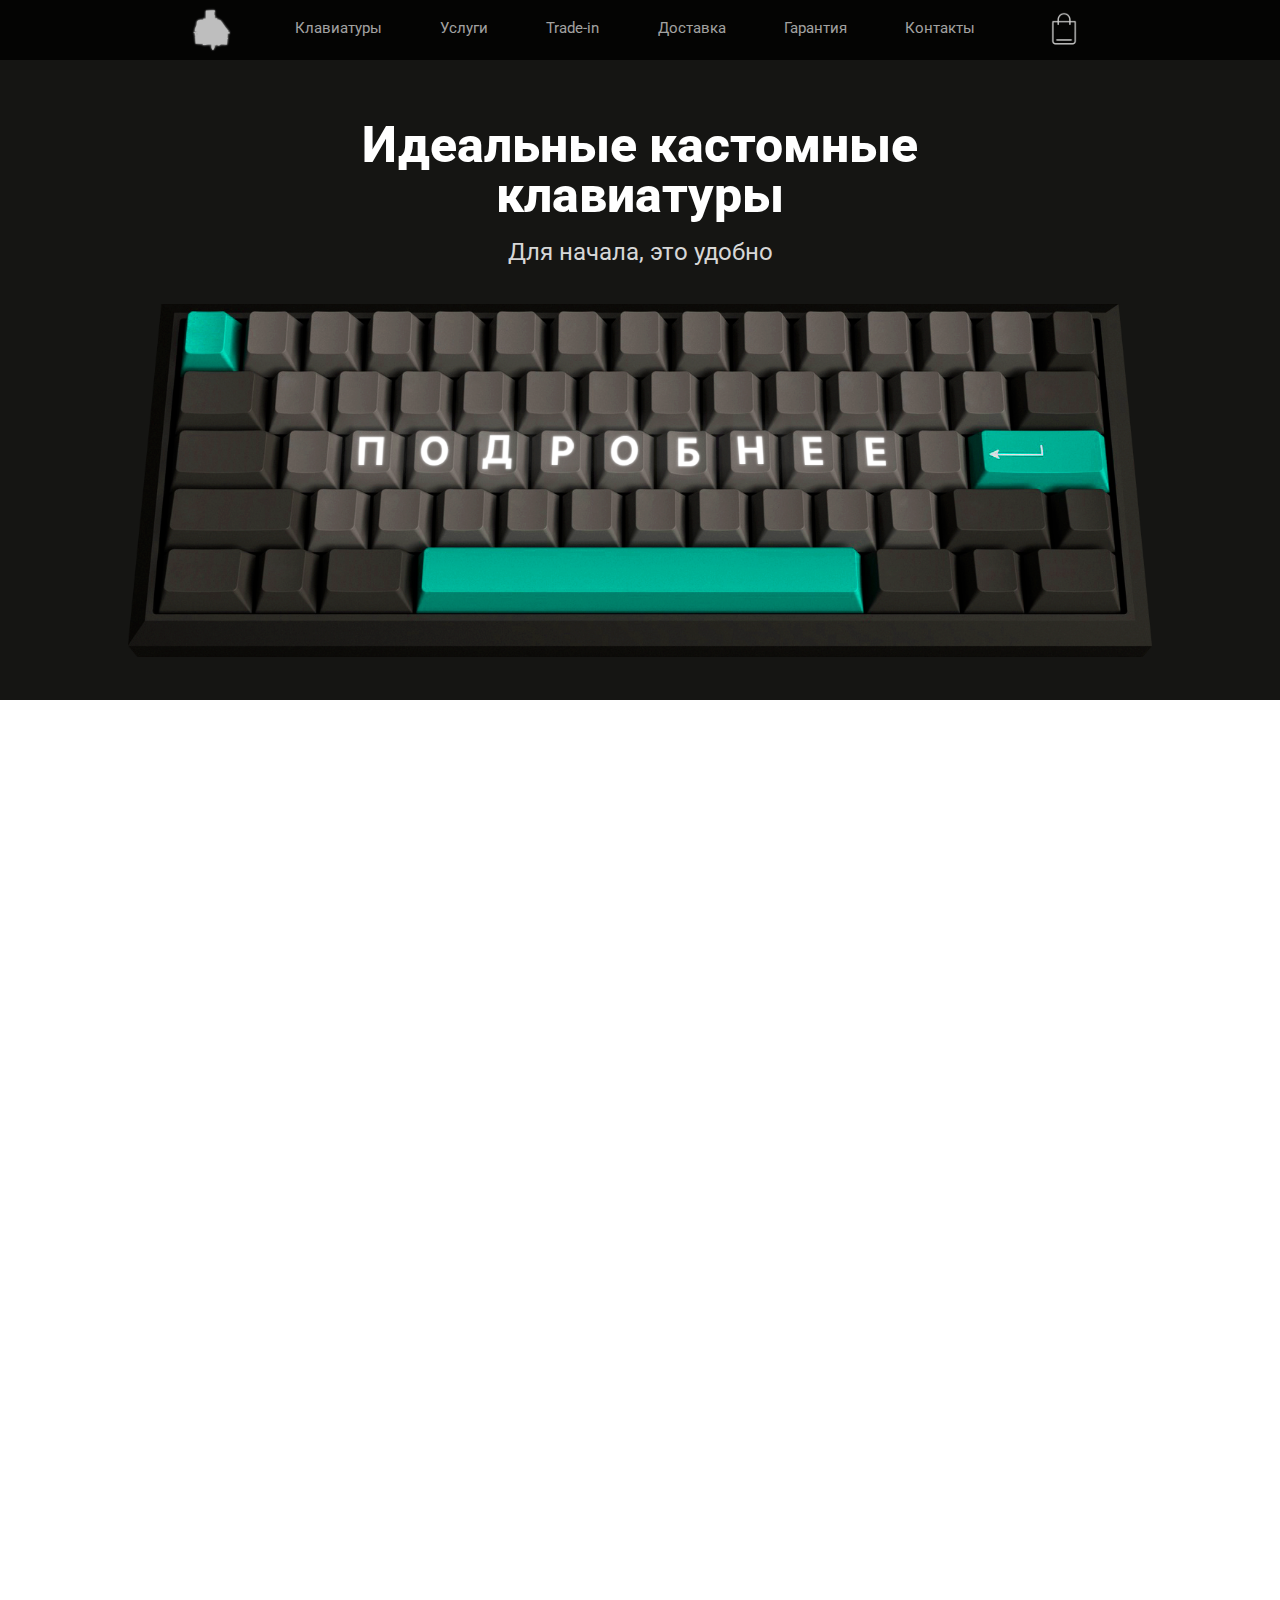
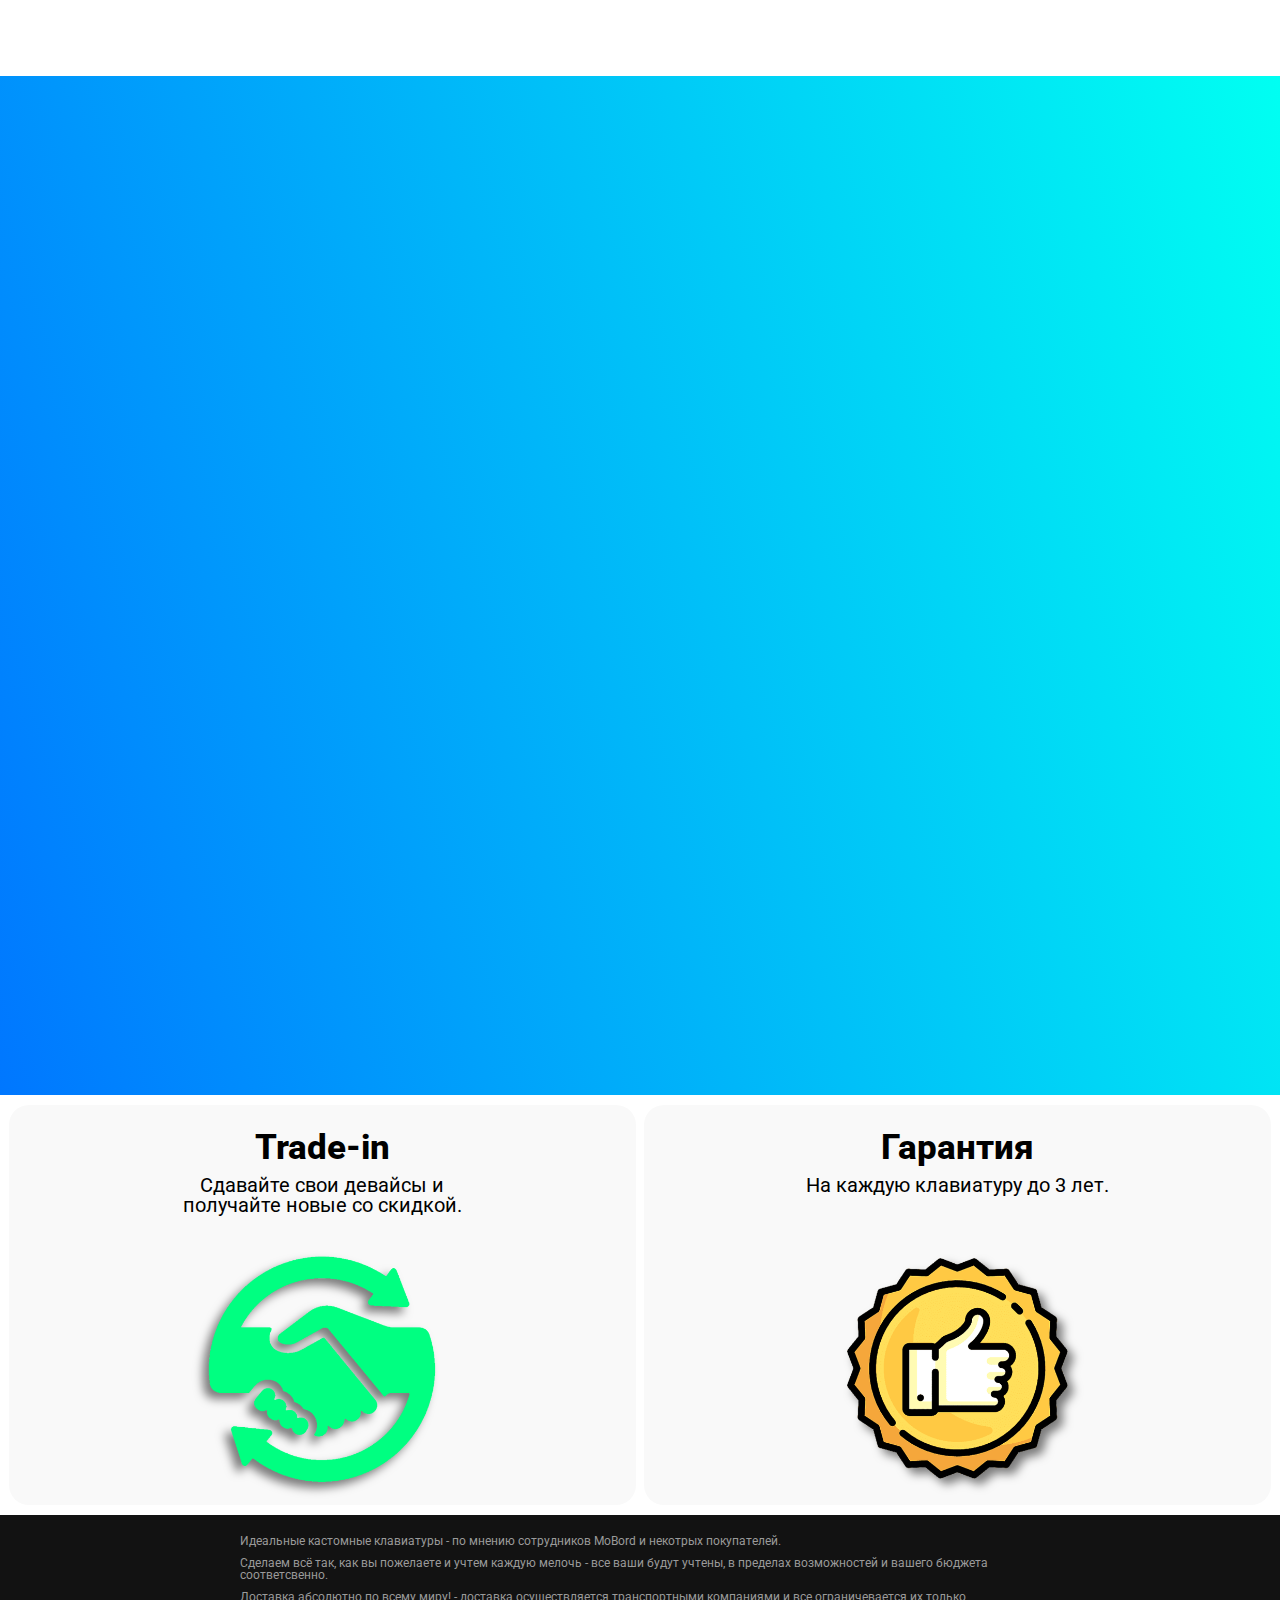
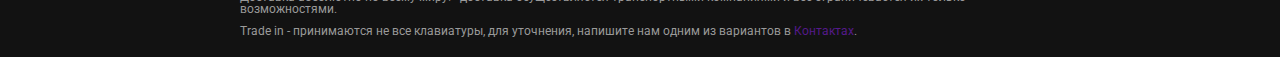
<file: first page/index.html>
<!DOCTYPE html>
<html lang="ru">
<head>
  <meta charset="UTF-8">
  <meta name="viewport" content="width=device-width, initial-scale=1">
  <title>Mobord</title>
  <link rel="icon" href="imgfs/logoo copy.ico" type="image/x-icon">
  <link rel="stylesheet" href="reset.min.css">
  <link rel="stylesheet" href="menu.css">
  <link rel="stylesheet" href="first.css">
  <link rel="stylesheet" href="second.css">
  <link rel="stylesheet" href="third.css">
  <link rel="stylesheet" href="under_group.css">
  <link rel="stylesheet" href="fotter.css">

</head>
<body>
  <style>
    @import url('https://fonts.googleapis.com/css2?family=Amatic+SC:wght@400;700&display=swap');
    </style> 
<style>@import url('https://fonts.googleapis.com/css2?family=Roboto:wght@100;300;400;500;700;900&display=swap');</style>
<div class="menu">
  <div class="cont_menu">
    <a href="/first page/index.html">
        <img src="images/logo300.png" alt="логотип" class="logo">
    </a>
    <a href="/keyboards/keyboard.html">
    <p class="menu_txt">
      Клавиатуры
    </p>
    </a>
    <a href="">
    <p class="menu_txt">
      Услуги
    </p>
    </a>
    <a href="/trade in/index.html">
    <p class="menu_txt">
      Trade-in
    </p>
    </a>
    <a href="">
    <p class="menu_txt">
      Доставка
    </p>
    </a>
    <a href="">
    <p class="menu_txt">
      Гарантия
    </p>
    </a>
    <a href="/contacts/contacts.html">
    <p class="menu_txt">
      Контакты
    </p>
    </a>
    <a href="#">
      <img src="images/cart_300.png" alt="" class="cart">
    </a>
  </div>
</div>
<div class="m_menu">
  <div class="m_cont_menu">
    <div class="br"></div>
    <div class="burger"></div>
    <a href="/first page/index.html">
        <img src="images/logo300.png" alt="логотип" class="m_logo">
    </a>
    <a href="#">
      <img src="images/cart_300.png" alt="" class="m_cart">
    </a>
      <a href="/keyboards/keyboard.html">
        <p class="m_menu_txt">
          Клавиатуры
        </p>
      </a>
      <a href="">
        <p class="m_menu_txt">
          Услуги
        </p>
      </a>
      <a href="/trade in/index.html">
        <p class="m_menu_txt">
          Trade-in
        </p>
      </a>
      <a href="">
        <p class="m_menu_txt">
          Доставка
        </p>
      </a>
      <a href="">
        <p class="m_menu_txt">
          Гарантия
        </p>
      </a>
      <a href="/contacts/contacts.html">
        <p class="m_menu_txt">
          Контакты
        </p>
      </a>
  </div>
</div>

<div class="first">
  <div class="f">
    <a href="https://vk.com/im?peers=508320380&sel=c52">
      <p class="ideal _anim_scroll">
        Идеальные кастомные<br>клавиатуры
      </p>
      <p class="begin _anim_scroll">
        Для начала, это удобно
      </p>
      <img src="imgfs/fkey.png" alt="" class="f_keyboard _anim_scroll">
    </a>
  </div>
</div>
<div class="second">
  <div class="s">
    <a href="https://vk.com">
      <p class="order _anim_scroll">
        Закажи свою идеальную<br>клавиатуру
      </p>
      <p class="do _anim_scroll">
        Сделаем все так, как вы пожелаете<br>и учтем каждую мелочь.
      </p>
      <picture>
        <source srcset="imgfs/skey.png" media="(min-width: 768px)">
        <img src="imgfs/skeymb.png" alt="" class="s_keyboard _anim_scroll">        
      </picture>
    </a>
  </div>
</div>
<div class="third">
    <a href="https://mo.olymponline.ru/o">
      <p class="around _anim_scroll">
        Доставка абсолютно по всему<br>миру!
      </p>
      <picture>
        <source srcset="images/world_03.png" media="(min-width: 768px)">
        <img src="images/m_world_03.png" alt="" class="world _anim_scroll">
      </picture>
    </a>
</div>
<div class="under_group">
  <div class="under_container">
    <div class="left_cont">
      <a href="333">
      <p class="trade">
        Trade-in
      </p>
      <p class="get">
        Сдавайте свои девайсы и<br>получайте новые со скидкой.
      </p>
      <img src="images/trade_03.png" alt="" class="img_trade">
      </a>
    </div>
    <div class="right_cont">
      <a href="777">
      <p class="warranty">
        Гарантия
      </p>
      <p class="up">
        На каждую клавиатуру до 3 лет.
      </p>
      <img src="images/warranty_03.png" alt="" class="img_warranty">
      </a>
    </div>
  </div>
</div>
<div class="fotter">
  <div class="fotcont">
    <p class="fp">
      Идеальные кастомные клавиатуры - по мнению сотрудников MoBord и некотрых покупателей.
    </p>
    <p class="fp">
      Сделаем всё так, как вы пожелаете и учтем каждую мелочь - все ваши будут учтены, в пределах возможностей и вашего бюджета соответсвенно.
    </p>
    <p class="fp">
      Доставка абсолютно по всему миру! - доставка осуществляется транспортными компаниями и все ограничевается их только возможностями.
    </p>
    <p class="fp">
      Trade in - принимаются не все клавиатуры, для уточнения, напишите нам одним из вариантов в <a href="">Контактах</a>.
    </p>
  </div>
</div>
<script src="https://code.jquery.com/jquery-3.5.1.slim.min.js"></script>
<script src="menu.js"></script> 
</body>
</html>
</file>
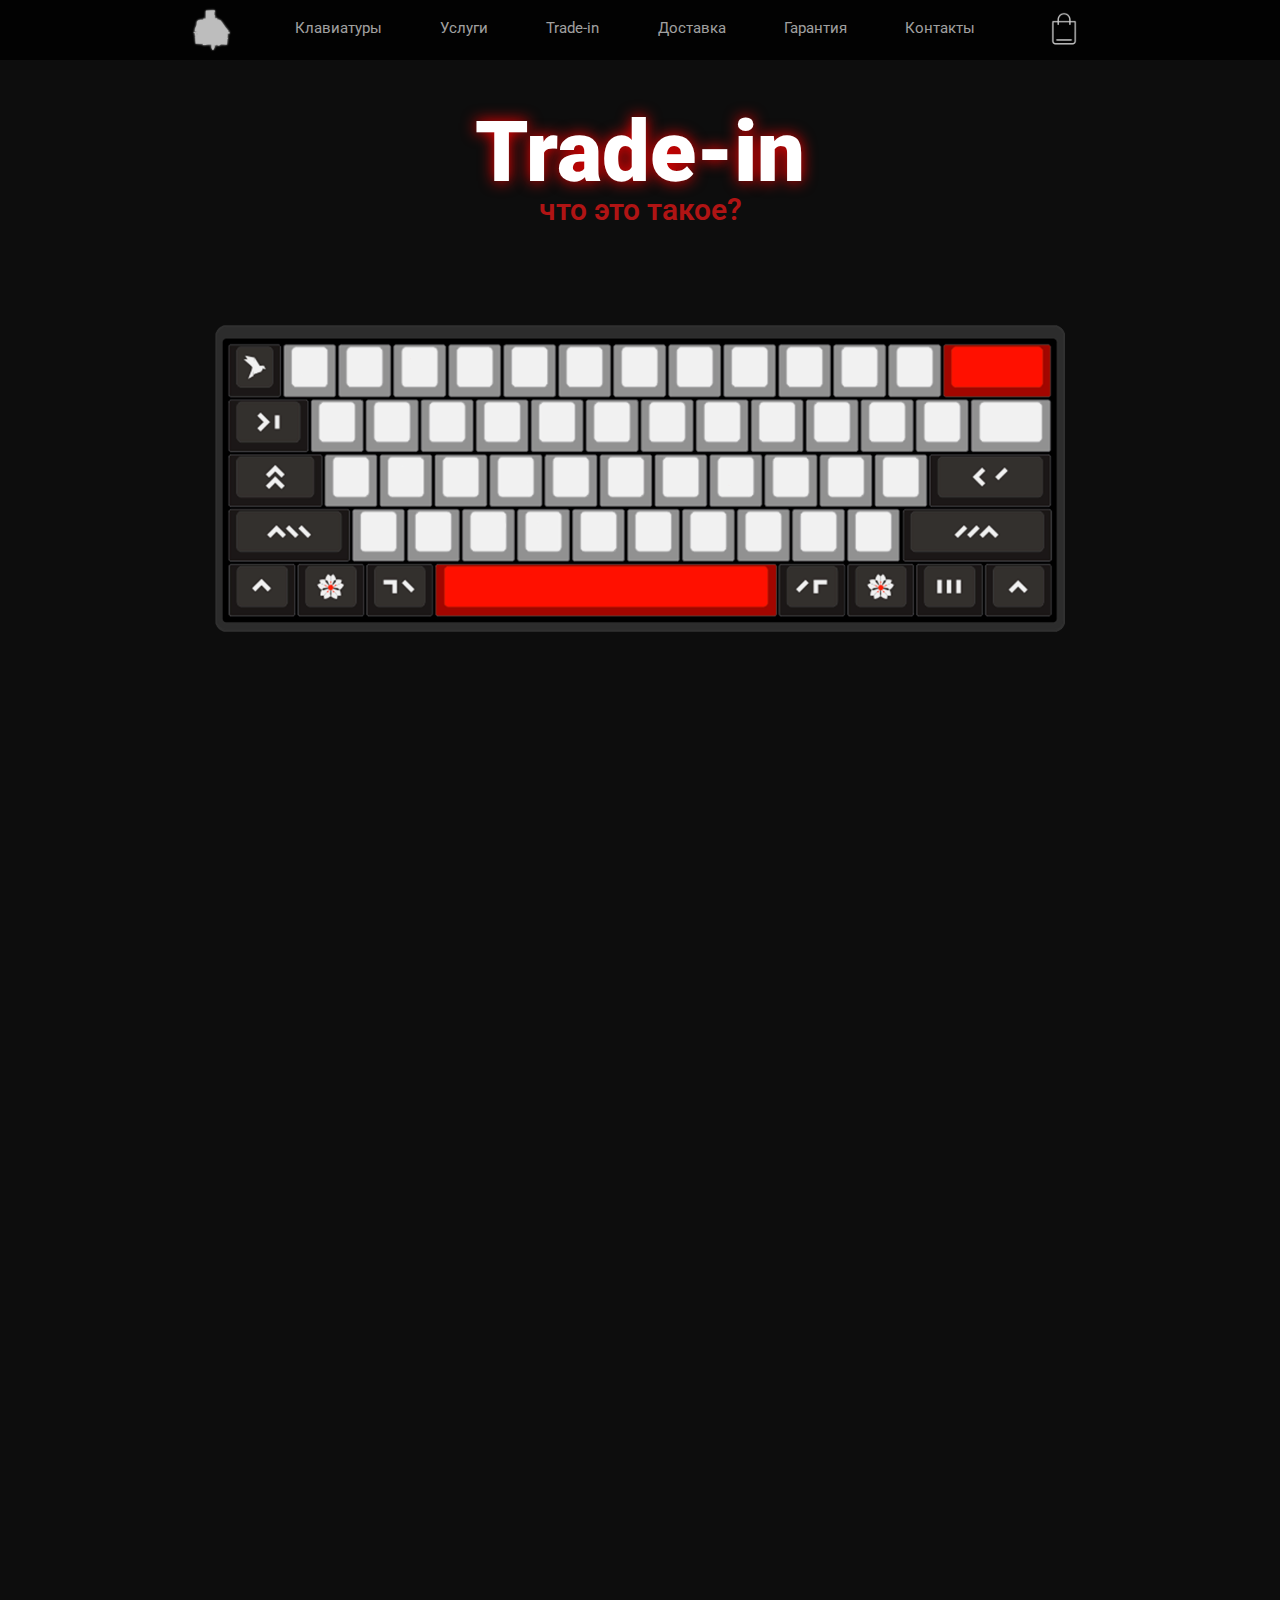
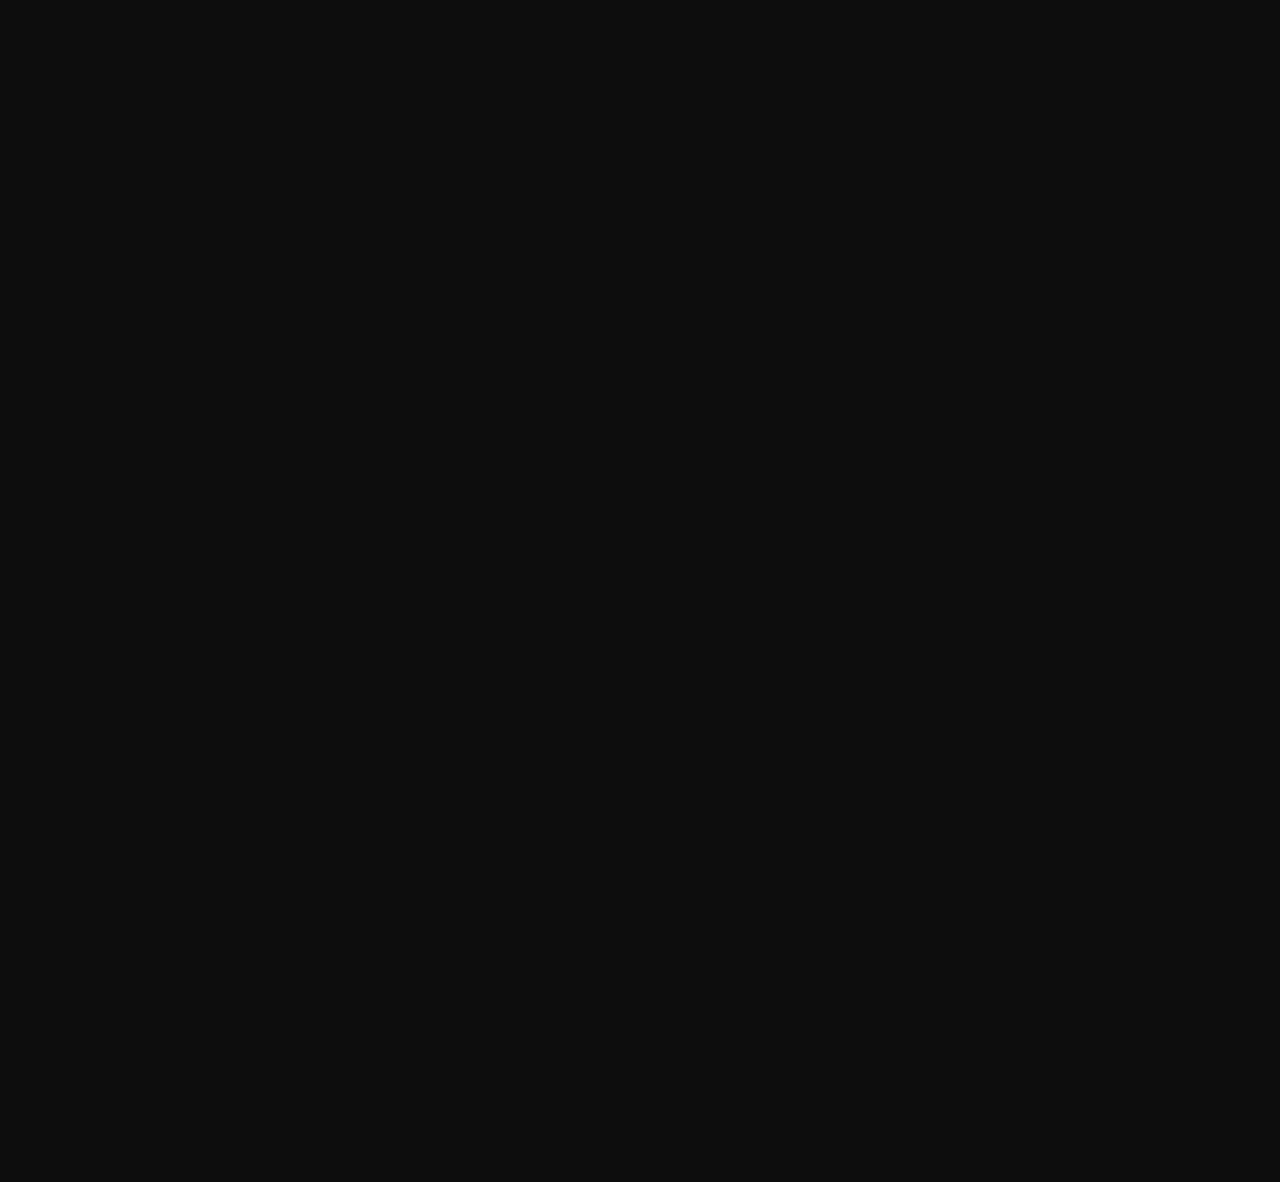
<file: trade in/index.html>
<!DOCTYPE html>
<html lang="ru">
<head>
  <meta charset="UTF-8">
  <meta name="viewport" content="width=device-width, initial-scale=1">
  <title>Mobord</title>
  <link rel="icon" href="imgfs/logoo copy.ico" type="image/x-icon">
  <link rel="stylesheet" href="reset.min.css">
  <link rel="stylesheet" href="menu.css">
  <link rel="stylesheet" href="first.css">
  <link rel="stylesheet" href="sec.css">
  <link rel="stylesheet" href="send.css">

</head>
<body>
  <style>
    @import url('https://fonts.googleapis.com/css2?family=Caveat:wght@400;500;600;700&display=swap');
    </style> 
  <style>
    @import url('https://fonts.googleapis.com/css2?family=Amatic+SC:wght@400;700&display=swap');
    </style> 
<style>@import url('https://fonts.googleapis.com/css2?family=Roboto:wght@100;300;400;500;700;900&display=swap');</style>
<div class="menu">
  <div class="cont_menu">
    <a href="/first page/index.html">
        <img src="images/logo300.png" alt="логотип" class="logo">
    </a>
    <a href="/keyboards/keyboard.html">
    <p class="menu_txt">
      Клавиатуры
    </p>
    </a>
    <a href="">
    <p class="menu_txt">
      Услуги
    </p>
    </a>
    <a href="/trade in/index.html">
    <p class="menu_txt">
      Trade-in
    </p>
    </a>
    <a href="">
    <p class="menu_txt">
      Доставка
    </p>
    </a>
    <a href="">
    <p class="menu_txt">
      Гарантия
    </p>
    </a>
    <a href="/contacts/contacts.html">
    <p class="menu_txt">
      Контакты
    </p>
    </a>
    <a href="#">
      <img src="images/cart_300.png" alt="" class="cart">
    </a>
  </div>
</div>
<div class="m_menu">
  <div class="m_cont_menu">
    <div class="br"></div>
    <div class="burger"></div>
    <a href="/first page/index.html">
        <img src="images/logo300.png" alt="логотип" class="m_logo">
    </a>
    <a href="#">
      <img src="images/cart_300.png" alt="" class="m_cart">
    </a>
      <a href="/keyboards/keyboard.html">
        <p class="m_menu_txt">
          Клавиатуры
        </p>
      </a>
      <a href="">
        <p class="m_menu_txt">
          Услуги
        </p>
      </a>
      <a href="/trade in/index.html">
        <p class="m_menu_txt">
          Trade-in
        </p>
      </a>
      <a href="">
        <p class="m_menu_txt">
          Доставка
        </p>
      </a>
      <a href="">
        <p class="m_menu_txt">
          Гарантия
        </p>
      </a>
      <a href="/contacts/contacts.html">
        <p class="m_menu_txt">
          Контакты
        </p>
      </a>
  </div>
</div>
<div class="first">
  <p class="trade _anim_scroll">
    Trade-in 
  </p>
  <p class="what _anim_scroll">
    что это такое?
  </p>
  <img src="/trade in/images/trade_03.png" alt="" class="tra _anim_scroll">
</div>
<div class="sec">
  <div class="s">
  <p class="this _anim_scroll">
    Это когда, ты сдаешь свою<br>
    клавиатуру и получаешь скидку<br>
    до 20000 рублей!
  </p>
  <img src="/trade in/images/dis_03.png" alt="" class="disc _anim_scroll">
  </div>
</div>
<div class="third">
  <p class="matter _anim_scroll">
    Неважно откуда,<br>принимаем отовсюду.
  </p>
  <img src="/trade in/images/world_03.png" alt="" class="world _anim_scroll">
</div>

<div class="sss">
<div class="send _anim_scroll">
  <p class="see">
    Оставить заявку
  </p>
</div>
</div>

<script src="https://code.jquery.com/jquery-3.5.1.slim.min.js"></script>
<script src="menu.js"></script> 
</body>
</html>
</file>
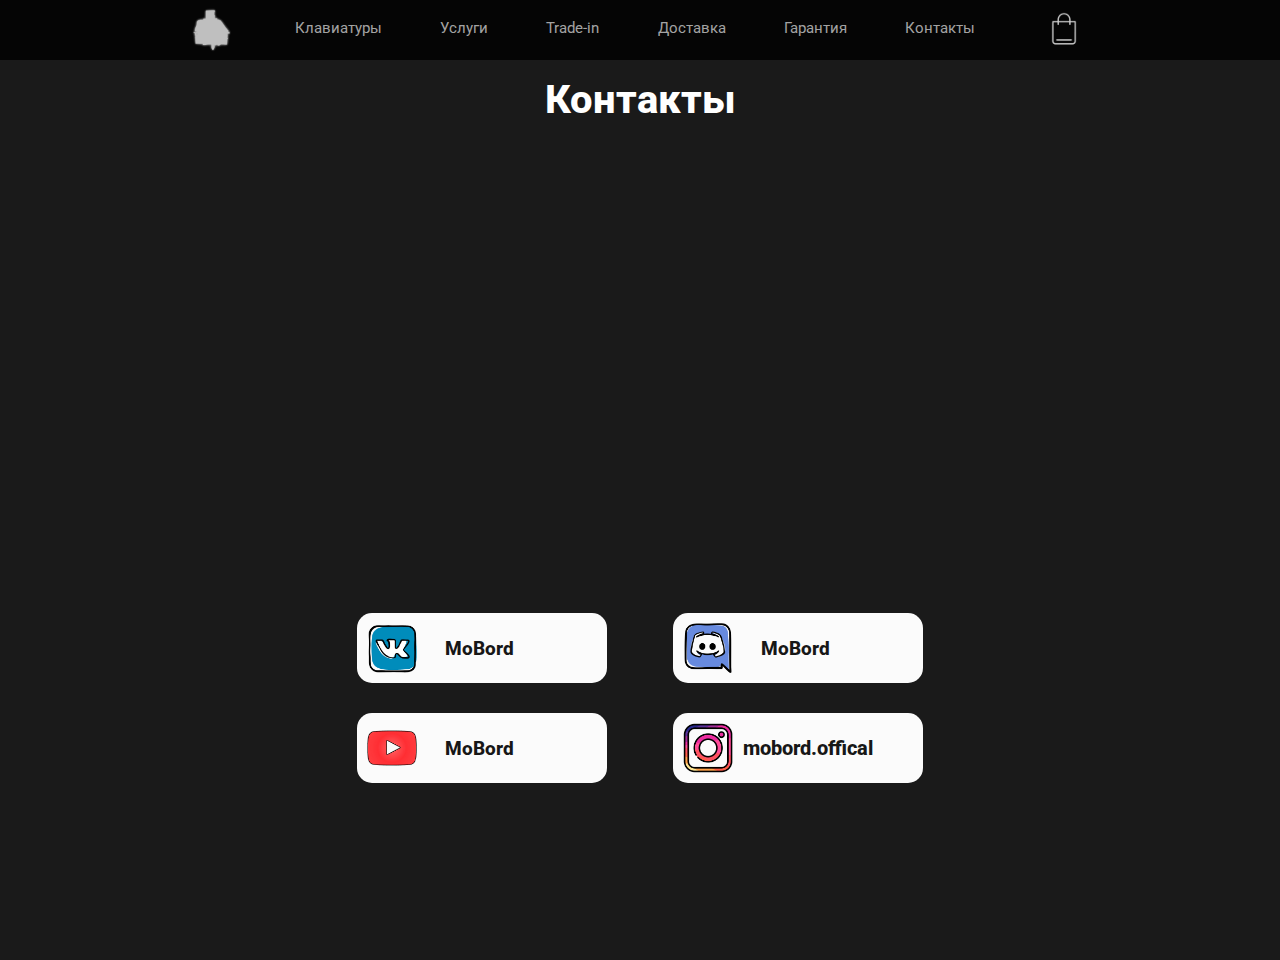
<file: contacts/contacts.html>
<!DOCTYPE html>
<html lang="ru">
<head>
  <meta charset="UTF-8">
  <meta name="viewport" content="width=device-width, initial-scale=1">
  <title>Mobord</title>
  <link rel="icon" href="images/logoo.ico" type="image/x-icon">
  <link rel="stylesheet" href="reset.min.css">
  <link rel="stylesheet" href="menu.css">
  <link rel="stylesheet" href="first.css">
</head>
<body>
  
  <div class="menu">
    <div class="cont_menu">
      <a href="/first page/index.html">
          <img src="images/logo300.png" alt="логотип" class="logo">
      </a>
      <a href="/keyboards/keyboard.html">
      <p class="menu_txt">
        Клавиатуры
      </p>
      </a>
      <a href="">
      <p class="menu_txt">
        Услуги
      </p>
      </a>
      <a href="/trade in/index.html">
      <p class="menu_txt">
        Trade-in
      </p>
      </a>
      <a href="">
      <p class="menu_txt">
        Доставка
      </p>
      </a>
      <a href="">
      <p class="menu_txt">
        Гарантия
      </p>
      </a>
      <a href="/contacts/contacts.html">
      <p class="menu_txt">
        Контакты
      </p>
      </a>
      <a href="#">
        <img src="images/cart_300.png" alt="" class="cart">
      </a>
    </div>
  </div>
  <div class="m_menu">
    <div class="m_cont_menu">
      <div class="br"></div>
      <div class="burger"></div>
      <a href="/first page/index.html">
          <img src="images/logo300.png" alt="логотип" class="m_logo">
      </a>
      <a href="#">
        <img src="images/cart_300.png" alt="" class="m_cart">
      </a>
        <a href="/keyboards/keyboard.html">
          <p class="m_menu_txt">
            Клавиатуры
          </p>
        </a>
        <a href="">
          <p class="m_menu_txt">
            Услуги
          </p>
        </a>
        <a href="/trade in/index.html">
          <p class="m_menu_txt">
            Trade-in
          </p>
        </a>
        <a href="">
          <p class="m_menu_txt">
            Доставка
          </p>
        </a>
        <a href="">
          <p class="m_menu_txt">
            Гарантия
          </p>
        </a>
        <a href="/contacts/contacts.html">
          <p class="m_menu_txt">
            Контакты
          </p>
        </a>
    </div>
  </div>

<div class="c">
  <div class="cont">  
    <p class="contact">
     Контакты
    </p>
    <div class="map">
      <iframe src="https://yandex.ru/map-widget/v1/?um=constructor%3A7bf2a7d48164e97701388d70405ec36f419d2e2f9d9b0b49edabcd620dd124a0&amp;source=constructor" width="1000" height="400" border-radius="20px" frameborder="0" class="mapp"></iframe>
    </div>
    <div class="socials">
      <a href="https://vk.com/mobord" class="alogog">
     <div class="min_soc f _anim_scroll">
        <img src="/contacts/images/vk.png" alt="" class="logog">
        <p class="name">
          MoBord
        </p>
      </div>
    </a>
    <a href="https://discord.gg/gYhATPtbXq" class="alogog">
      <div class="min_soc s _anim_scroll">
        <img src="/contacts/images/ds.png" alt="" class="logog">
        <p class="name">
          MoBord
        </p>
      </div>
    </a>
    <a href="https://www.youtube.com/channel/UCLA5MqxAN-tMqr_gxtg6Npg" class="alogog">
      <div class="min_soc s t _anim_scroll">
        <img src="/contacts/images/youtube.png" alt="" class="logog">
        <p class="name">
          MoBord
        </p>
      </div>
    </a>
    <a href="" class="alogog">
      <div class="min_soc f _anim_scroll">
        <img src="/contacts/images/inst.png" alt="" class="logog">
        <p class="namem">
          mobord.offical
        </p>
      </div>
    </a>
    </div>
  </div>
</div>
<script src="https://code.jquery.com/jquery-3.5.1.slim.min.js"></script>
<script src="menu.js"></script> 
</body>
</html>
</file>
<file: first page/menu.css>
html {
    width: 100vw;
    overflow-x: hidden;
}
body {
    font-family: 'Roboto';

}
a {
    text-decoration: none;
}
.menu {
    height: 60px;
    width: 100vw;
    background-color: #000;
    opacity: 0.8;
    position: fixed;
    z-index: 1000000000000000;
}
.cont_menu {
    height: 60px;
    max-width: 1024px;
    margin: 0 auto;
    background-color: #000;
    display: flex;
    justify-content: space-evenly;
}
.m_menu {
    position: absolute;
    opacity: 0;
    left: 10000px;
}

.logo {
    position: relative;
    height: 50px;
    top: 5px;
}

a {
    text-decoration: none;
}

.menu_txt {
    font-size: 14.5px;
    color: rgb(198, 198, 198);
    transition: 0.4s ease-in-out;
    margin-top: 22px;    
}
.menu_txt:hover {
    color: #fff;
    opacity: 1;
    transform: scale(1.1, 1.1);
}

.menu_txt:after {
    display: block; 
    content: ""; 
    margin-top: 4px;
    height: 1.5px; 
    will-change: transform;
    width: 33%; 
       will-change: transform;
    margin: 5px auto;
    background-color: #fff; 
    transition: 0.4s ease-in-out; 
    opacity: 0;
    }
.menu_txt:hover:after,
.menu_txt:focus:after {
    transform: scaleX(3.3);
    opacity: 1;
}
.cart {
    height: 60px;
}





@media (max-width: 1023px) {
    .cont_menu {
        width: 100vw;
    }
    .menu_txt {
        font-size: 14px;
    }
}

@media (max-width: 600px) and (orientation: portrait) {
    body {
        overflow-x:hidden;
        width: 100vw;
    }
    .cont_menu {
        position: absolute;
        width: 0;
        opacity: 0;
        left: 0;
        z-index: 1;
    }
    .menu {
        width: 0;
        opacity: 0;
        position: absolute;
        left: 0;
        z-index: 1;
    }
    .m_menu {
        position: fixed;
        opacity: 0.85;
        left: 0;
        background-color: #000;
        width: 100vw;
        height: 60px;
        overflow-x:hidden;
        z-index: 10000000000000000;
        transition: 0.5s;
    }
    .m_menu.active {
        height: 100vh;
        opacity: 1;
    }
    .m_cont_menu {
        background-color: #000;
        width: 100vw;
        height: 60px;
    }
    .burger {
        position: absolute;
        display: inline-block;
        width: 25px;
        height: 2px;
        margin-left: 20px;
        top: 24px;
        background-color: #fff;
        opacity: 1;
        will-change: transform;
        transition: 0.5s ease-in-out;
        z-index: 200;
    }
    .burger:after{
        position: relative;
        display: block;
        width: 25px;
        height: 2px;
        background-color: #fff;
        top: 10px;
        content: '';
        z-index: 200;
        will-change: transform;
        transition: 0.5s ease-in-out;
    
    }
    .br {
        width: 35px;
        height: 60px;
        background-color: red;
        left: 12px;
        position: absolute;
        opacity: 0;
        z-index: 200000;
    }
    .burger.active {
        transform: rotate(38deg);
        margin-top: 5px;
    }
    .burger.active:after {
            transform: rotate(-76deg);
     top: 0;
    }

    .m_logo {
        width: 60px;
        position: relative;
        left: 50%;
        transform: translate(-50%, 0);
        z-index: 200;
    }
    .m_cart {
        position: absolute;
        width: 60px;
        left: 100%;
        z-index: 200;
        transform: translate(-100%, 0);
    }

    .m_menu_txt {
        padding-top: 25px;
        color: rgb(235, 235, 235);
        font-size: 18px;
        text-align: center;
        background-color: #000;
        z-index: 100;
        transition: 0.5s;
        opacity: 0;
        transition-delay: 0.5s;
    }
    .m_menu_txt.active {
        opacity: 1;
    }
    .m_menu_txt:after {
        display: block; 
        content: ""; 
        margin-top: 4px;
        height: 1.5px; 
        will-change: transform;
        width: 90vw; 
           will-change: transform;
        margin: 10px auto;
        background-color: rgb(94, 94, 94); 
        transition: 0.4s; 
        transition-delay: 0.5s;
        opacity: 1;
        }

        .menu_txt {
            width: 0;
            opacity: 0;
            font-size: 0px;
        } 
        .menu img {
            width: 0;
            opacity: 0;
            position: absolute;
            height: 0;
        }
        .menu a{
            width: 0;
            height: 0;
            position: relative;
            opacity: 0;
        }
        body.fixed-page {
            overflow: hidden;
        }
}
</file>
<file: first page/first.css>
.first {
    max-width: 2560px;
    height: 100%;
    background-color: #151513;
    padding-top: 60px;
    display: flex;
    justify-content: center;
    margin: 0 auto;
}
.f {
    max-width: 1260px;
    width: 80%;
    min-width: 320px;
    height: 100%;
    justify-content: center;
}
.ideal {
    color: #fff;
    text-align: center;
    font-weight: 800;
    font-size: 50px;
    padding-top: 60px;
    opacity: 0;
    transition-delay: 0.2s;
    transition: 0.6s;
    transform: translate(0, 60%);
}
.ideal.activ {
    opacity: 1;
    transform: translate(0, 0);
}
.begin {
    color: rgb(215, 215, 215);
    font-size: 24px;
    text-align: center;
    padding-top: 20px;
    padding-bottom: 40px;
    transform: translate(0, 60%);
    transition: 0.6s;
    transition-delay: 0.4s;
    opacity: 0;
}
.begin.activ {
    transform: translate(0, 0%);
    opacity: 1;
}
.f_keyboard {
    width: 100%;
    padding-bottom: 40px;
    margin: 0 auto;
    transform: translate(0, 40px);
    transition: 0.8s;
    transition-delay: 0.6s;
    opacity: 0;
}
.f_keyboard.activ {
    transform: translate(0, 0%);
    opacity: 1;
}
.f a {
    text-decoration: none;
}


@media (max-width: 1024px) and (orientation: portrait) {
    .f {
        width: 95vw;
    }
    .ideal {
        font-size: 30px;
    }
    .begin {
        font-size: 18px;
        padding-bottom: 130px;
    }
    .f_keyboard {
        width: 95vw;
        padding-bottom: 90px;
        transform: translate(0, 90px);
    }
}
</file>
<file: first page/second.css>
.second {
    padding-top: 170px;
    max-width: 2560px;
    height: 100%;
    background-color: rgb(255, 255, 255);
    margin: 0 auto;
}
.s {
    height: 100%;
    width: 67%;
    max-width: 1260px;
    background-color: rgb(255, 255, 255);
    margin: 0 auto;
}
.order {
    text-align: center;
    color: #000;
    font-family: 'Amatic SC';
    font-size: 50px;
    padding-top: 40px;
    transform: translate(0, 70%);
    transition: 0.4s;
    transition-delay: 0.2s;
    opacity: 0;
}
.order.activ {
    transform: translate(0, 0%);
    opacity: 1;
}
.do {
    text-align: right;
    color: black;
    font-size: 25px;
    padding-top: 30px;
    font-family: 'Amatic SC';
    transform: translate(100%, 0);
    transition: 0.4s;
    transition-delay: 0.4s;
    opacity: 0;
}
.do.activ {
    transform: translate(0, 0%);
    opacity: 1;
}
.s_keyboard{
    width: 100%;
    padding-bottom: 180px;
    transform: translate(0, 200px);
    transition: 0.8s;
    transition-delay: 0.6s;
    opacity: 0;
}

.s_keyboard.activ {
    transform: translate(0, 0%);
    opacity: 1;
}
.hh {
    width: 100vw;
    height: 2000px;
}
@media (max-width: 1024px) and (orientation: portrait) {
    .s {
        width: 79%;
    }
}
@media (max-width: 767px) and (orientation: portrait) {
    .second {
        padding-top: 100px;
    }
    .s {
        width: 100%;
    }
    .order {
        font-size: 48px;
    }
    .do {
        font-size: 25px;
        text-align: center;
    }
    .s_keyboard {
        transform: translate(0, 30%);
        transition-delay: 0.30s;
    }
}
</file>
<file: first page/third.css>
.third {
    height: 100%;
    max-width: 2560px;
    margin: 0 auto;
    background: rgb(0,119,255);
    background: linear-gradient(73deg, rgba(0,119,255,1) 0%, rgba(0,255,242,1) 100%);
}

.around {
    padding-top: 200px;
    position: relative;
    text-align: center;
    font-family: 'Amatic SC', cursive;
    color: #fff;
    font-size: 60px;
    transform: translate(0 , 40%);
    opacity: 0;
    transition-delay: 0.2s;
    transition: 0.6s;
}
.world {
    max-width: 850px;
    width: 40%;
    position: relative;
    left: 50%;
    opacity: 0;
    padding-top: 100px;
    transform: translate(-50%, 0);
    padding-bottom: 100px;
    transition-delay: 1s;
    transition: 0.4s;
}

.around.activ {
    opacity: 1;
    transform: translate(0, 0);
}
.world.activ {
    opacity: 1;
}

@media (max-width: 1024px) and (orientation: portrait) {
    .world {
        width: 70%;
    }
}

@media (max-width: 500px) and (orientation: portrait) {

    .around {
        font-size: 35px;
        padding-top: 100px;
    }
    .world {
        width: 90%;
    }
}
</file>
<file: first page/under_group.css>
.under_group {
    height: 100%;
    max-width: 2560px;
    margin: 0 auto;
    background-color: rgb(255, 255, 255);
}

.under_container {
    height: 100%;
    max-width: 2560px;
    padding: 10px 0;
    background-color: rgb(255, 255, 255);
    display: flex;
    justify-content:space-evenly;
}
.ll {
    height: 400px;
    max-width: 49%;
    border-radius: 20px;
    background-color: #f9f9f9;
    text-align: center;
    width: 1240px;
}
.left_cont {
    height: 400px;
    max-width: 49%;
    border-radius: 20px;
    background-color: #f9f9f9;
    justify-content:center;
    text-align: center;
    width: 1240px;
}
.trade {
    font-weight: 800;
    font-size: 35px;
    padding-top: 25px;
    color: #000;
}
.get {
    font-size: 20px;
    padding-top: 10px;
    color: #000;
}
.img_trade {
    width: 230px;
    padding-top: 40px;
    -webkit-filter: drop-shadow(-6px 6px 10px rgba(0, 0, 0, 0.5));
    filter: drop-shadow(-6px 6px 5px rgba(0, 0, 0, 0.5));
}
.right_cont {
    height: 400px;
    max-width: 49%;
    width: 1240px;
    border-radius: 20px;
    background-color: #f9f9f9;
    text-align: center;
}
.rr {
    height: 400px;
    max-width: 49%;
    width: 1240px;
    border-radius: 20px;
    background-color: #f9f9f9;
    text-align: center;
}
.warranty {
    font-size: 35px;
    font-weight: 800;
    padding-top: 25px;
    color: #000;
}
.up {
    font-size: 20px;
    padding-top: 10px;
    color: #000;
}
.img_warranty {
    width: 230px;
    padding-top: 60px;
    -webkit-filter: drop-shadow(6px 6px 10px rgba(0, 0, 0, 0.5));
    filter: drop-shadow(6px 6px 5px rgba(0, 0, 0, 0.5));
}

@media (orientation: portrait) and (max-width: 600px) {
    .under_container {
        display: block;
        position: static;
    }
    .left_cont {
        max-width: 100%;
        width: 100%;
        display: block;
    }
    .right_cont {
        max-width: 100%;
        width: 100%;
        display: block;
        margin-top: 10px;
    }
}
</file>
<file: first page/fotter.css>
.fotter {
    background-color: rgb(18, 18, 18);
    width: 100vw;
    max-width: 2560px;
    height: 100%;
}
.fotcont {
    color: rgb(154, 154, 154);
    padding-top: 10px;
    font-size: 12px;
    margin: 0 auto;
    max-width: 800px;
    width: 90%;
    padding-bottom: 20px;
}
.fp {
    padding-top: 10px;
}
</file>
<file: trade in/menu.css>
html {
    width: 100vw;
    overflow-x: hidden;
}
body {
    font-family: 'Roboto';

}
a {
    text-decoration: none;
}
.menu {
    height: 60px;
    width: 100vw;
    background-color: #000;
    opacity: 0.8;
    position: fixed;
    z-index: 1000000000000000;
}
.cont_menu {
    height: 60px;
    max-width: 1024px;
    margin: 0 auto;
    background-color: #000;
    display: flex;
    justify-content: space-evenly;
}
.m_menu {
    position: absolute;
    opacity: 0;
    left: 10000px;
}

.logo {
    position: relative;
    height: 50px;
    top: 5px;
}

a {
    text-decoration: none;
}

.menu_txt {
    font-size: 14.5px;
    color: rgb(198, 198, 198);
    transition: 0.4s ease-in-out;
    margin-top: 22px;    
}
.menu_txt:hover {
    color: #fff;
    opacity: 1;
    transform: scale(1.1, 1.1);
}

.menu_txt:after {
    display: block; 
    content: ""; 
    margin-top: 4px;
    height: 1.5px; 
    will-change: transform;
    width: 33%; 
       will-change: transform;
    margin: 5px auto;
    background-color: #fff; 
    transition: 0.4s ease-in-out; 
    opacity: 0;
    }
.menu_txt:hover:after,
.menu_txt:focus:after {
    transform: scaleX(3.3);
    opacity: 1;
}
.cart {
    height: 60px;
}





@media (max-width: 1023px) {
    .cont_menu {
        width: 100vw;
    }
    .menu_txt {
        font-size: 14px;
    }
}

@media (max-width: 600px) and (orientation: portrait) {
    body {
        overflow-x:hidden;
        width: 100vw;
    }
    .cont_menu {
        position: absolute;
        width: 0;
        opacity: 0;
        left: 0;
        z-index: 1;
    }
    .menu {
        width: 0;
        opacity: 0;
        position: absolute;
        left: 0;
        z-index: 1;
    }
    .m_menu {
        position: fixed;
        opacity: 0.85;
        left: 0;
        background-color: #000;
        width: 100vw;
        height: 60px;
        overflow-x:hidden;
        z-index: 10000000000000000;
        transition: 0.5s;
    }
    .m_menu.active {
        height: 100vh;
        opacity: 1;
    }
    .m_cont_menu {
        background-color: #000;
        width: 100vw;
        height: 60px;
    }
    .burger {
        position: absolute;
        display: inline-block;
        width: 25px;
        height: 2px;
        margin-left: 20px;
        top: 24px;
        background-color: #fff;
        opacity: 1;
        will-change: transform;
        transition: 0.5s ease-in-out;
        z-index: 200;
    }
    .burger:after{
        position: relative;
        display: block;
        width: 25px;
        height: 2px;
        background-color: #fff;
        top: 10px;
        content: '';
        z-index: 200;
        will-change: transform;
        transition: 0.5s ease-in-out;
    
    }
    .br {
        width: 35px;
        height: 60px;
        background-color: red;
        left: 12px;
        position: absolute;
        opacity: 0;
        z-index: 200000;
    }
    .burger.active {
        transform: rotate(38deg);
        margin-top: 5px;
    }
    .burger.active:after {
            transform: rotate(-76deg);
     top: 0;
    }

    .m_logo {
        width: 60px;
        position: relative;
        left: 50%;
        transform: translate(-50%, 0);
        z-index: 200;
    }
    .m_cart {
        position: absolute;
        width: 60px;
        left: 100%;
        z-index: 200;
        transform: translate(-100%, 0);
    }

    .m_menu_txt {
        padding-top: 25px;
        color: rgb(235, 235, 235);
        font-size: 18px;
        text-align: center;
        background-color: #000;
        z-index: 100;
        transition: 0.5s;
        opacity: 0;
        transition-delay: 0.5s;
    }
    .m_menu_txt.active {
        opacity: 1;
    }
    .m_menu_txt:after {
        display: block; 
        content: ""; 
        margin-top: 4px;
        height: 1.5px; 
        will-change: transform;
        width: 90vw; 
           will-change: transform;
        margin: 10px auto;
        background-color: rgb(94, 94, 94); 
        transition: 0.4s; 
        transition-delay: 0.5s;
        opacity: 1;
        }

        .menu_txt {
            width: 0;
            opacity: 0;
            font-size: 0px;
        } 
        .menu img {
            width: 0;
            opacity: 0;
            position: absolute;
            height: 0;
        }
        .menu a{
            width: 0;
            height: 0;
            position: relative;
            opacity: 0;
        }
        body.fixed-page {
            overflow: hidden;
        }
}
</file>
<file: trade in/first.css>
.first {
    background-color: rgb(13, 13, 13);
    height: 100%;
    width: 100vw;
    max-width: 2560px;
    margin: 0 auto;
    padding-top: 60px;
    align-items: center;
    text-align: center;
}
.trade {
    font-size: 85px;
    color: #fff;
    text-align: center;
    font-family: 'Roboto';
    font-weight: 900;
    padding-top: 50px;
    text-shadow: 0px 0px 15px rgba(255, 0, 0, 1);
    transform: translate(0, 40%);
    transition: 0.4s;
    opacity: 0;
    transition-delay: 0.2s;
}
.trade.activ {
    opacity: 1;
    transform: translate(0, 0%);
}
.what {
    font-size: 30px;
    color: rgb(176, 20, 20);
    text-align: center;
    font-weight: 600;
    transform: translate(0, 40%);
    transition: 0.4s;
    opacity: 0;
    transition-delay: 0.5s;
}
.what.activ {
    transform: translate(0, 0%);
    opacity:1;
}
.tra {
    text-align: center;
    position: relative;
    width: 850px;
    padding-top: 100px;
    display: inline-block;
    padding-bottom: 100px;
    transform: scale(0.6, 0.6);
    transition: 0.4s;
    opacity: 0;
    transition-delay: 0.8s;
}
.tra.activ {
    transform: scale(1, 1);
    opacity: 1;
}
@media (max-width: 1023px) {
    .trade {
        font-size: 72px;
    }
    .what {
        font-size: 25px;
    }
    .tra {
        width: 550px;
    }
}
@media (max-width: 500px){
    .trade {
        font-size: 55px;
    }
    .what {
        font-size: 22px;
    }
    .tra {
        width: 95vw;
    }
}
</file>
<file: trade in/sec.css>
.sec {

        background-color: rgb(13, 13, 13);
        height: 100%;
        width: 100vw;
        max-width: 2560px;
        margin: 0 auto;
        padding-top: 60px;
        font-family: 'Caveat';
        text-align: right;
}
.s {
    width: 80%;
    height: 100%;
    margin: 0 auto;
}
.this {
    font-family: 'Caveat';
    color: #fff;
    font-size: 40px;
    position: absolute;
    padding-top: 330px;
    text-align-last: left;
    transform: translate(-30%, 0%);
    transition: 0.4s;
    opacity: 0;
    transition-delay: 0.2s;
}
.this.activ{
    transform: translate(0, 0%);
    opacity: 1;
}
.disc {
    display: inline-block;
    width: 500px;
    padding-top: 140px;
    padding-bottom: 100px;
    margin-left: auto;
    margin-right: 0;
    transform: translate(30%, 0%);
    transition: 0.4s;
    opacity: 0;
    transition-delay: 0.4s;
    will-change: auto;
}

.disc.activ {
    transform: translate(0%, 0%);
    opacity: 1;
}

@media (max-width: 1200px) {
    .s {
        width: 80%;
    }
    .this {
        padding-top: 250px;
        font-size: 30px;
        padding-left: 20px;
    }
    .disc {
        width: 300px;
    }
}
@media (max-width: 768px) {
    .s {
        width: 90%;
    }
}
@media (max-width: 500px) {
    .sec {
        text-align: center;
    }
    .s {
        width: 95%;
    }
    .this {
        position: relative;
        padding-top: 70px;
        text-align-last: center;
    }
    .disc {
        padding-top: 40px;
    }
}


.third {
    background-color: rgb(13, 13, 13);
        height: 100%;
        width: 100vw;
        max-width: 2560px;
        margin: 0 auto;
        padding-top: 60px;
        font-family: 'Caveat';
        text-align: center;
}
.matter {
    color: #fff;
    padding-top: 150px;
    font-size: 55px;
    transform: translate(0%, 40%);
    transition: 0.4s;
    opacity: 0;
    transition-delay: 0.2s;
}
.matter.activ {
    transform: translate(0%, 0%);
    opacity: 1;
}
.world {
    display: inline-block;
    width: 70%;
    padding-top: 50px;
    padding-bottom: 100px;
    transform: scaleY(20%);
    transition: 0.4s;
    opacity: 0;
    transition-delay: 0.4s;
}
.world.activ {
    transform: scaleY(100%);
    opacity: 1;
}
@media (max-width: 768px) {
    .matter {
        font-size: 40px;
    }
    .world {
        width: 78%;
    }
}
@media (max-width: 768px) {
    .matter {
        padding-top: 30px;
        font-size: 30px;
    }
    .world {
        width: 95%;
    }
}
</file>
<file: trade in/send.css>
.sss{
    background-color: rgb(13, 13, 13);
    height: 100%;
    width: 100vw;
    max-width: 2560px;
    margin: 0 auto;
    padding: 50px 0;
}
.send {
    width: 180px;
    height: 40px;
    border-radius: 13px;
    background-color: rgb(255, 255, 255);
    -webkit-box-shadow: 0px 0px 10px 2px rgba(232, 17, 17, 1);
    -moz-box-shadow: 0px 0px 10px 2px rgba(232, 17, 17, 1);
    box-shadow: 0px 0px 10px 2px rgba(232, 17, 17, 1);
    margin: 50px auto;
    transform: translate(0%, 100%);
    transition: 0.4s;
    opacity: 0;
    transition-delay: 0.2s; 
}
.send.activ {
    transform: translate(0%, 0%);
    opacity: 1;
}
.see {
    font-size: 20px;
    font-weight: 600;
    padding: 10px;
    color: rgb(24, 24, 24);
}
.send:hover {
    background-color: rgba(232, 17, 17, 1);
    transition-delay: 0s;
}
</file>
<file: contacts/menu.css>
@import url('https://fonts.googleapis.com/css2?family=Roboto:wght@100;300;400;500;700;900&display=swap');
html {
    width: 100vw;
    overflow-x: hidden;
}
body {
    font-family: 'Roboto';

}
a {
    text-decoration: none;
}
.menu {
    height: 60px;
    width: 100vw;
    background-color: #000;
    opacity: 0.8;
    position: fixed;
    z-index: 1000000000000000;
}
.cont_menu {
    height: 60px;
    max-width: 1024px;
    margin: 0 auto;
    background-color: #000;
    display: flex;
    justify-content: space-evenly;
}
.m_menu {
    position: absolute;
    opacity: 0;
    left: 10000px;
}

.logo {
    position: relative;
    height: 50px;
    padding-top: 5px;
}

a {
    text-decoration: none;
}

.menu_txt {
    font-size: 14.5px;
    color: rgb(198, 198, 198);
    transition: 0.4s ease-in-out;
    margin-top: 22px;    
}
.menu_txt:hover {
    color: #fff;
    opacity: 1;
    transform: scale(1.1, 1.1);
}

.menu_txt:after {
    display: block; 
    content: ""; 
    margin-top: 4px;
    height: 1.5px; 
    will-change: transform;
    width: 33%; 
       will-change: transform;
    margin: 5px auto;
    background-color: #fff; 
    transition: 0.4s ease-in-out; 
    opacity: 0;
    }
.menu_txt:hover:after,
.menu_txt:focus:after {
    transform: scaleX(3.3);
    opacity: 1;
}
.cart {
    height: 60px;
}





@media (max-width: 1023px) {
    .cont_menu {
        width: 100vw;
    }
    .menu_txt {
        font-size: 14px;
    }
}

@media (max-width: 600px) and (orientation: portrait) {
    body {
        overflow-x:hidden;
        width: 100vw;
    }
    .cont_menu {
        position: absolute;
        width: 0;
        opacity: 0;
        left: 0;
        z-index: 1;
    }
    .menu {
        width: 0;
        opacity: 0;
        position: absolute;
        left: 0;
        z-index: 1;
    }
    .m_menu {
        position: fixed;
        opacity: 0.85;
        left: 0;
        background-color: #000;
        width: 100vw;
        height: 60px;
        overflow-x:hidden;
        z-index: 10000000000000000;
        transition: 0.5s;
    }
    .m_menu.active {
        height: 100vh;
        opacity: 1;
    }
    .m_cont_menu {
        background-color: #000;
        width: 100vw;
        height: 60px;
    }
    .burger {
        position: absolute;
        display: inline-block;
        width: 25px;
        height: 2px;
        margin-left: 20px;
        top: 24px;
        background-color: #fff;
        opacity: 1;
        will-change: transform;
        transition: 0.5s ease-in-out;
        z-index: 200;
    }
    .burger:after{
        position: relative;
        display: block;
        width: 25px;
        height: 2px;
        background-color: #fff;
        top: 10px;
        content: '';
        z-index: 200;
        will-change: transform;
        transition: 0.5s ease-in-out;
    
    }
    .br {
        width: 35px;
        height: 60px;
        background-color: red;
        left: 12px;
        position: absolute;
        opacity: 0;
        z-index: 200000;
    }
    .burger.active {
        transform: rotate(38deg);
        margin-top: 5px;
    }
    .burger.active:after {
            transform: rotate(-76deg);
     top: 0;
    }

    .m_logo {
        width: 60px;
        position: relative;
        left: 50%;
        transform: translate(-50%, 0);
        z-index: 200;
    }
    .m_cart {
        position: absolute;
        width: 60px;
        left: 100%;
        z-index: 200;
        transform: translate(-100%, 0);
    }

    .m_menu_txt {
        padding-top: 25px;
        color: rgb(235, 235, 235);
        font-size: 18px;
        text-align: center;
        background-color: #000;
        z-index: 100;
        transition: 0.5s;
        opacity: 0;
        transition-delay: 0.5s;
    }
    .m_menu_txt.active {
        opacity: 1;
    }
    .m_menu_txt:after {
        display: block; 
        content: ""; 
        margin-top: 4px;
        height: 1.5px; 
        will-change: transform;
        width: 90vw; 
           will-change: transform;
        margin: 10px auto;
        background-color: rgb(94, 94, 94); 
        transition: 0.4s; 
        transition-delay: 0.5s;
        opacity: 1;
        }

        .menu_txt {
            width: 0;
            opacity: 0;
            font-size: 0px;
        } 
        .menu img {
            width: 0;
            opacity: 0;
            position: absolute;
            height: 0;
        }
        .menu a{
            width: 0;
            height: 0;
            position: relative;
            opacity: 0;
        }
        body.fixed-page {
            overflow: hidden;
        }
}
</file>
<file: contacts/first.css>
.c {
    width: 100vw;
    max-width: 2560px;
    height: 100%;
    min-height: 100vh;
    background-color: rgb(26, 26, 26);
    margin: 0 auto;
    padding-top: 60px;
    text-align: center;
}
.cont {
    width: 1280px;
    max-width: 90%;
    height: 100%;
    background-color: rgb(26, 26, 26);
    margin: 0 auto;
    flex-wrap:wrap;
}
.contact {
    background-color: rgba(197, 176, 176, 0);
    font-weight: 800;
    color: #fff;
    font-size: 50px;
    padding-top: 20px;
}
.map {
    padding-top: 20px;
}

.mapp {
    width: 100%;
    border-radius: 20px;
    margin: 0 auto;
    
}
.socials {
    height: 100%;
    width: 100%;
    padding-top: 60px;
    border-radius: 15px;
    display: flex;
    justify-content: space-between;
    padding-bottom: 60px;
}
.min_soc {
    width: 230px;
    height: 50px;
    background-color: rgb(251, 251, 251);
    display: flex;
    padding: 10px;
    border-radius: 15px;
    margin-top: 10px;
    justify-content:space-between;
    transform: translate(0, 50px);
    opacity: 0;
    transition: 0.4s;
}

.min_soc.activ {
    opacity: 1;
    transform: translate(0, 0px);
}
.min_soc:hover .logog{
    width: 60px;
    height: 60px;
    margin-left: -5px;
}
.logog {
    display: flex;
    height: 50px;
    width: 50px;
    margin-top: 0;
    align-self:center;
    transition: 0.4s;
}
.name {
    font-size: 19px;
    font-weight: 800;
    display: flex;
    color: rgb(23, 23, 23);
    align-self:center;
    padding-right: 83px;
}
.namem {
    font-size: 20px;
    font-weight: 800;
    display: flex;
    color: rgb(23, 23, 23);
    align-self:center;
    padding-right: 40px;
}
.alogog {
    width: 250px;
    height: 50px;
}
@media (max-width:1280px) {
    .cont {
        width: 80vw;
        max-width: 80vw;
    }
    .contact {
        font-size: 40px;
    }
    .map {
        padding-top: 20px;
    }
    
    .socials {
        height: 200px;
        width: 80vw;
        max-width: 700px;
        margin: 0 auto;
        padding-top: 60px;
        border-radius: 15px;
        display: flex;
        justify-content: space-evenly;
        flex-wrap: wrap;
        padding-bottom: 60px;
    }
    .min_soc {
        width: 230px;
        height: 50px;
        background-color: rgb(251, 251, 251);
        display: flex;
        padding: 10px;
        border-radius: 15px;
        margin-top: 10px;
        flex: 0 1 50%;
        justify-content:space-between;
    }
    .min_soc:hover .logog{
        width: 50px;
        height: 50px;
        margin-left: 0px;
    }
    .logog {
        display: flex;
        height: 50px;
        width: 50px;
        margin-top: 0;
        align-self:center;
        transition: 0.4s;
    }
    .name {
        font-size: 19px;
        font-weight: 800;
        display: flex;
        color: rgb(23, 23, 23);
        align-self:center;
        padding-right: 83px;
    }
    .namem {
        font-size: 20px;
        font-weight: 800;
        display: flex;
        color: rgb(23, 23, 23);
        align-self:center;
        padding-right: 40px;
    }
    .alogog {
        width: 250px;
        height: 50px;
    }
}

@media (max-width:500px) {
    .socials {
        flex-wrap: nowrap;
        display: block;
        padding-bottom: 270px;
    }
    .min_soc {
        width: 200px;
        margin: 0 auto;
        margin-top: 30px;
        flex: 0 1 200px;
    }
    .name {
        padding-right: 55px;
    }
    .namem {
        padding-right: 10px;
    }
}
</file>
